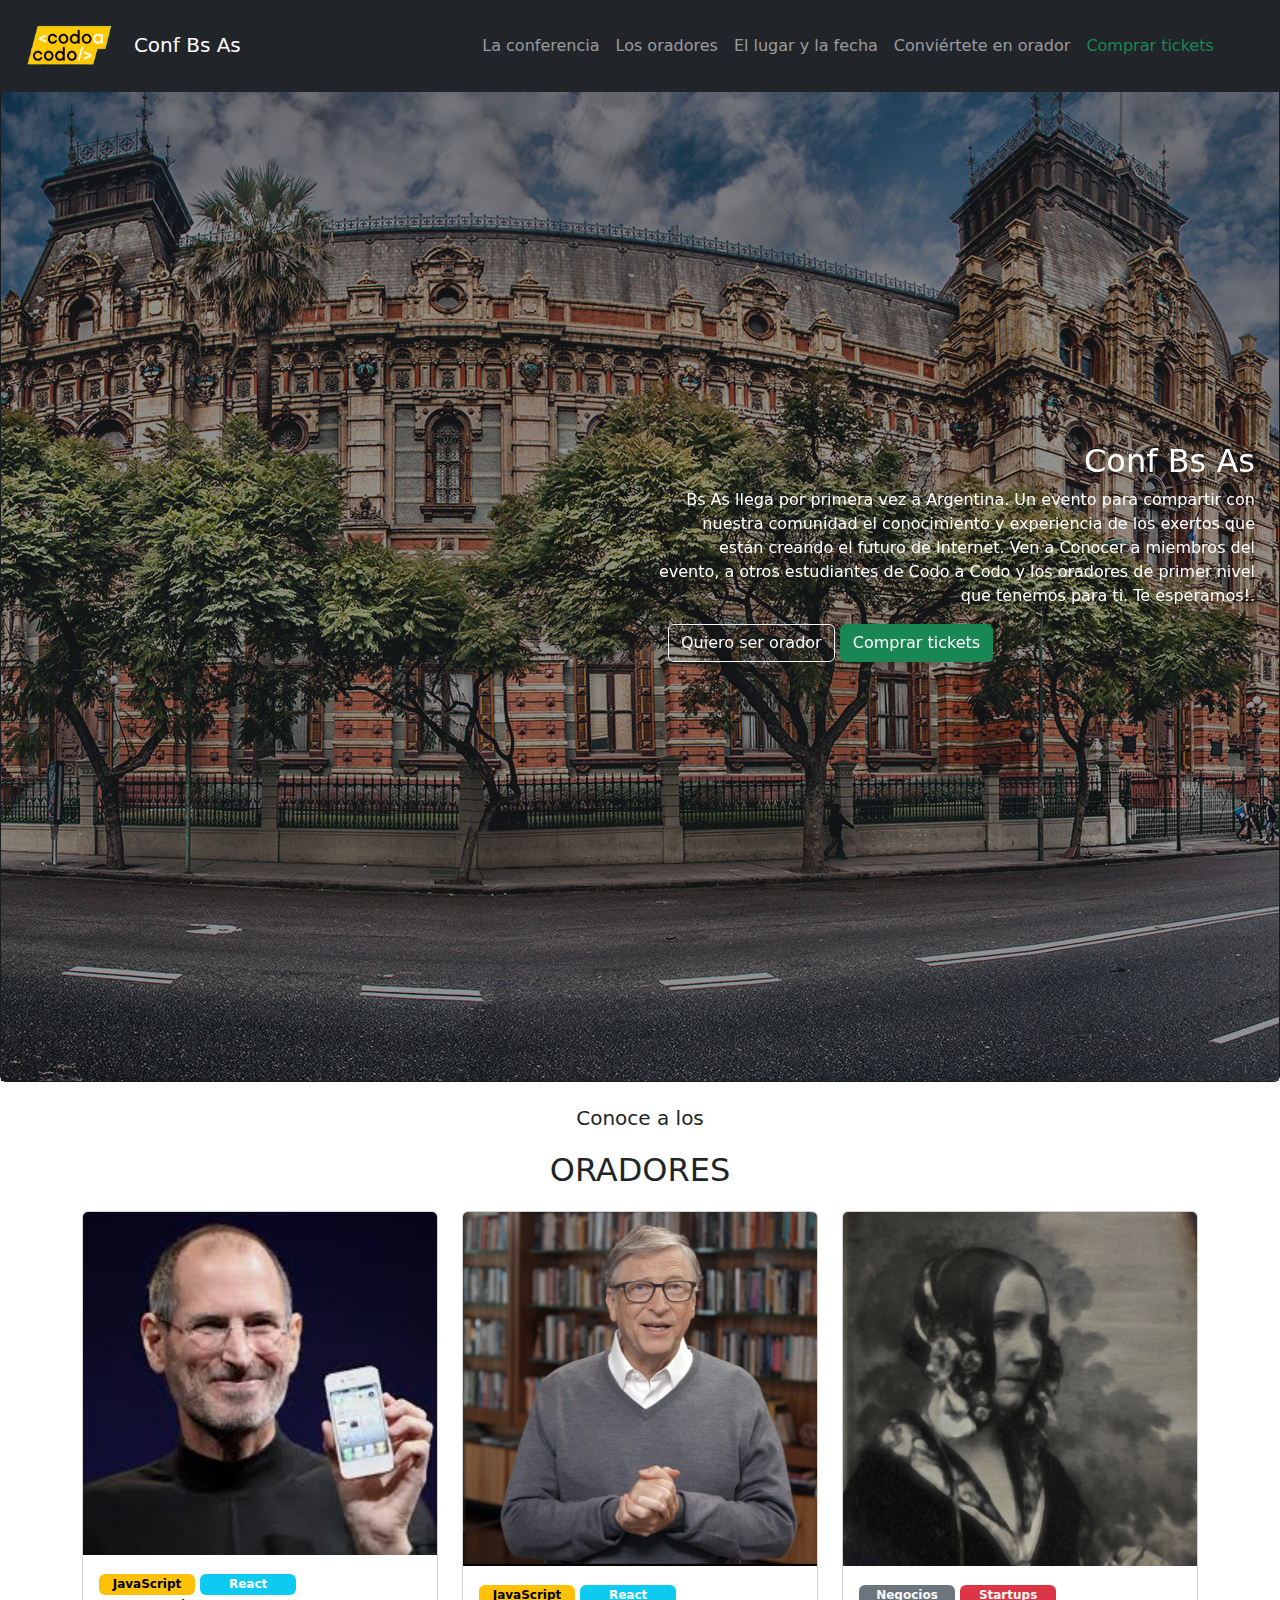
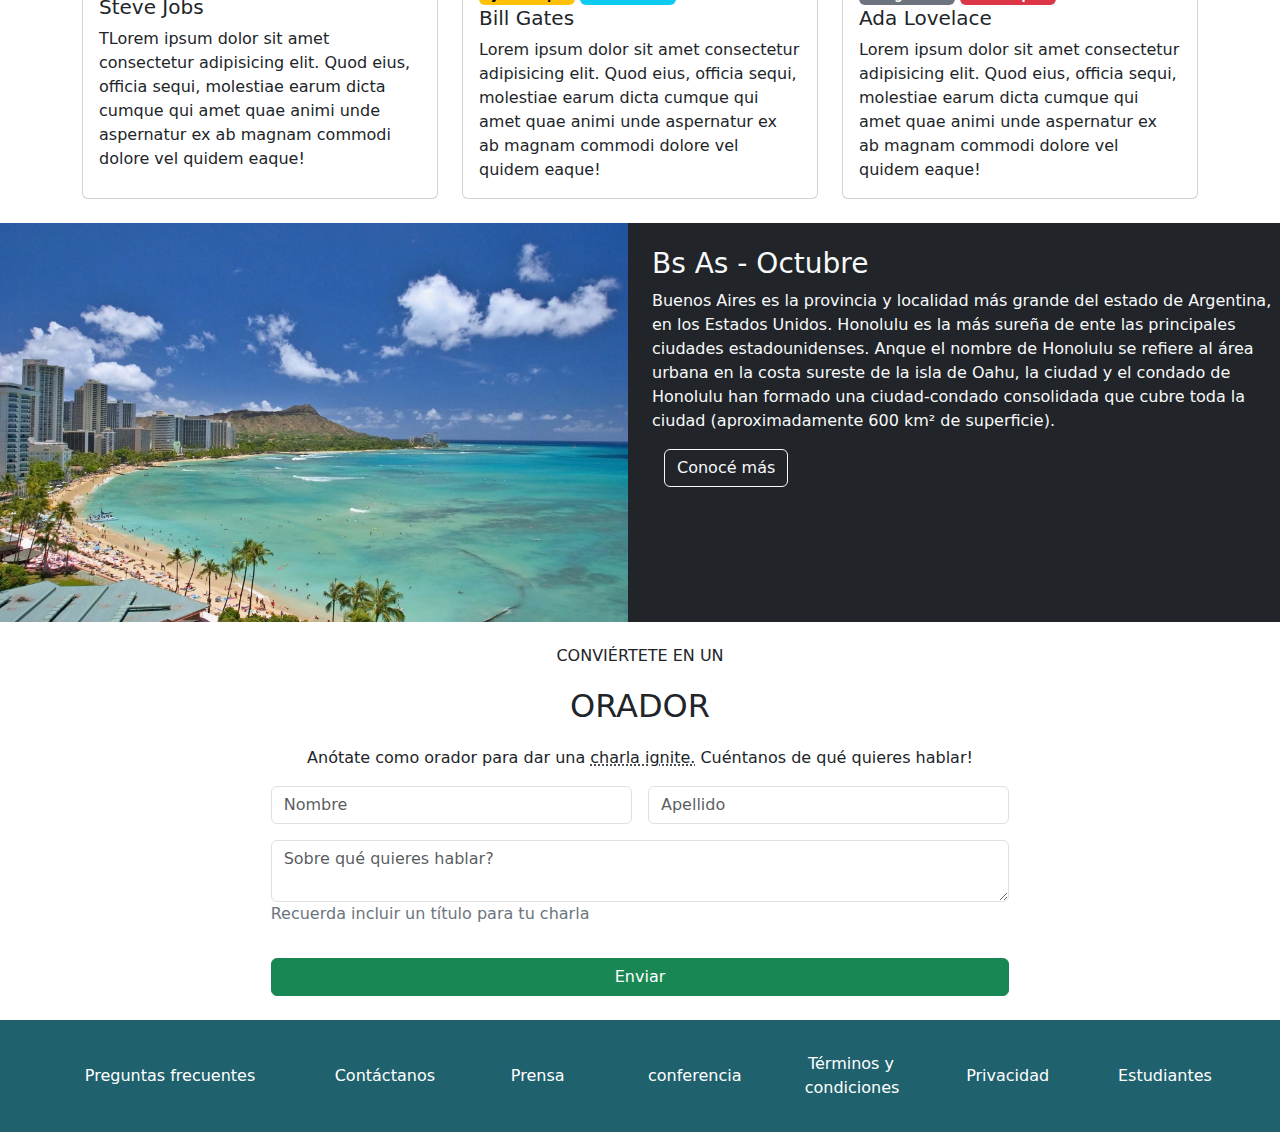
<file: index.html>
<!DOCTYPE html>
<html lang="en">
<head>
    <meta charset="UTF-8">
    <meta http-equiv="X-UA-Compatible" content="IE=edge">
    <meta name="viewport" content="width=device-width, initial-scale=1.0">
    <link rel="stylesheet" href="css/bootstrap.css">
    <link rel="stylesheet" href="css/normalize.css" />
    <title>TP Integrador</title>
</head>
<body>
    <nav class="navbar fixed-top navbar-expand-sm navbar-dark bg-dark">
        <div class="container-fluid">
            <button class="navbar-toggler" type="button" data-bs-toggle="collapse" data-bs-target="#navbarSupportedContent" aria-controls="navbarSupportedContent" aria-expanded="false" aria-label="Toggle navigation">
                <span class="navbar-toggler-icon"></span>          
            </button>
            <div class="collapse navbar-collapse" id="navbarSupportedContent">
                <a class="navbar-brand fs-5 text m-0" href="#">
                    <img src="img/codoacodo.png" alt="Logo" width="25%" height="25%" class="d-inline-block align-middle">
                    Conf Bs As
                </a>
                <ul class="navbar-nav me-auto mb-2 mb-lg-0">
                    <li class="nav-item active">
                        <a class="nav-link" aria-current="page" href="#conferencia" >La conferencia</a>
                    </li>
                    <li class="nav-item">
                        <a class="nav-link" href="#oradores">Los oradores</a>
                    </li>
                    <li class="nav-item">
                        <a class="nav-link" href="#lugaryfecha">El lugar y la fecha</a>
                    </li>
                    <li class="nav-item">
                        <a class="nav-link" href="#seorador">Conviértete en orador</a>
                    </li>
                    <li class="nav-item">
                        <a class="nav-link text-success" href="pages/tickets.html">Comprar tickets</a>
                    </li>
                </ul>
          </div>
        </div>
    </nav>
    <div id="conferencia">
        <div class="card text-bg-dark">
            <div id="carouselExampleAutoplaying" class="carousel slide" data-bs-ride="carousel">
                <div class="carousel-inner">
                    <div class="carousel-item active">
                        <img src="img/ba1.jpg" class="d-block" alt="...">
                    </div>
                    <div class="carousel-item">
                        <img src="img/ba2.jpg" class="d-block" alt="...">
                    </div>
                    <div class="carousel-item">
                        <img src="img/ba3.jpg" class="d-block" alt="...">
                    </div>
                </div>
            </div>
            <div class="card-img-overlay d-flex align-items-center bg-dark p-2 bg-opacity-50">
                <div class="d-flex flex-row-reverse">
                    <div class="col-sm-6 mb-3 mb-sm-0">
                        <div class="card-body ">
                            <h1 class="card-title text-end">Conf Bs As</h1>
                            <p class="card-text text-end">Bs As llega por primera vez a Argentina. Un evento para compartir con nuestra comunidad el conocimiento
                            y experiencia de los exertos que están creando el futuro de Internet. Ven a Conocer a miembros del evento,
                        a otros estudiantes de Codo a Codo y los oradores de primer nivel que tenemos para ti. Te esperamos!.</p>
                            <div class= "container-fluid justify-content-end">
                                <a href="#seorador" class="btn btn-outline-light">Quiero ser orador</a>
                                <a href="pages/tickets.html" class="btn btn-success">Comprar tickets</a>
                            </div>
                        </div>
                    </div>
                </div>
            </div>
        </div>
    <div id="oradores" class="container py-4">
        <div>
            <h5 class="text-center">Conoce a los</h5>
            <h1 class="text-center">ORADORES</h1>
        </div>
        <div class="row row-cols-1 row-cols-md-3 g-4">
            <div class="col">
                <div class="card h-100">
                    <img src="img/steve.jpg" class="card-img-top" alt="Steve Jobs foto">
                    <div class="card-body">
                        <div class="badge bg-warning text-wrap text-black" style="width: 6rem;">
                            JavaScript
                        </div>
                        <div class="badge bg-info text-wrap" style="width: 6rem;">
                            React
                        </div>
                        <h5 class="card-title">Steve Jobs</h5>
                        <p class="card-text">TLorem ipsum dolor sit amet consectetur adipisicing elit.
                            Quod eius, officia sequi, molestiae earum dicta cumque qui amet quae animi 
                            unde aspernatur ex ab magnam commodi dolore vel quidem eaque!</p>
                    </div>
                </div>
            </div>
            <div class="col">
                <div class="card h-100">
                    <img src="img/bill.jpg" class="card-img-top" alt="Bill Gates foto">
                    <div class="card-body">
                        <div class="badge bg-warning text-wrap text-black" style="width: 6rem;">
                                JavaScript
                        </div>
                        <div class="badge bg-info text-wrap" style="width: 6rem;">
                                React
                        </div>
                        <h5 class="card-title">Bill Gates</h5>
                        <p class="card-text">Lorem ipsum dolor sit amet consectetur adipisicing elit.
                            Quod eius, officia sequi, molestiae earum dicta cumque qui amet quae animi 
                            unde aspernatur ex ab magnam commodi dolore vel quidem eaque!</p>
                    </div>
                </div>
            </div>
            <div class="col">
                <div class="card h-100">
                    <img src="img/ada.jpeg" class="card-img-top" alt="Ada Lovelace foto">
                    <div class="card-body">
                        <div class="badge bg-secondary text-wrap text-light" style="width: 6rem;">
                            Negocios
                        </div>
                        <div class="badge bg-danger text-wrap text-light" style="width: 6rem;">
                            Startups
                        </div>
                        <h5 class="card-title">Ada Lovelace</h5>
                        <p class="card-text">Lorem ipsum dolor sit amet consectetur adipisicing elit.
                            Quod eius, officia sequi, molestiae earum dicta cumque qui amet quae animi 
                            unde aspernatur ex ab magnam commodi dolore vel quidem eaque!</p>
                    </div>
                </div>
            </div>
        </div>
    </div>
    <div id="lugaryfecha" class="bg-dark"> 
        <div class="row row-cols-1 row-cols-md-2">
            <div class="col">
                <img src="img/honolulu.jpg" class="img-fluid" alt="">
            </div>
            <div class="pt-4 col text-light">
                <h3>Bs As - Octubre</h3>
                <p>Buenos Aires es la provincia y localidad más grande del estado de Argentina, en los Estados Unidos. Honolulu
                    es la más sureña de ente las principales ciudades estadounidenses. Anque el nombre de Honolulu se refiere al 
                    área urbana en la costa sureste de la isla de Oahu, la ciudad y el condado de Honolulu han formado una 
                    ciudad-condado consolidada que cubre toda la ciudad (aproximadamente 600 km² de superficie).
                </p>  <!-- Alt + 253 para elevar al cuadrado -->
                <div class= container-fluid>
                    <a href="#" class="btn btn-outline-light">Conocé más</a>
                </div>
            </div>
        </div>
    </div>
    <div id="seorador" class="container py-4">
        <div>
            <h6 class="text-center">CONVIÉRTETE EN UN</h6>
            <h1 class="text-center">ORADOR</h1>
            <P class="text-center">Anótate como orador para dar una 
                <span style="text-decoration: underline dotted">charla ignite.</span> 
                Cuéntanos de qué quieres hablar!</P>
        </div>
        <form class="row g-3 justify-content-center ">
            <div class="col-md-4">
                <input type="text" class="form-control" id="inputNombre" placeholder="Nombre">
            </div>
            <div class="col-md-4">
                <input type="text" class="form-control" id="inputApellido" placeholder="Apellido">
            </div>
            <div class="col-md-8">                
                <textarea class="form-control" aria-label="With textarea" id="inputTemaCharla" placeholder="Sobre qué quieres hablar?"></textarea>
                <p class="text-secondary">Recuerda incluir un título para tu charla</p>
            </div>
            <div class="col-md-8">
                <button type="submit" class="btn btn-success col-12">Enviar</button>
            </div>
        </form>
    </div>
    <footer class="text-center text-white" style="background-color: #1f626e">
        <div class="row align-items-center d-flex justify-content-center">
            <div class="col-md-2 p-2 m-4">
                <a class="nav-link" href="">Preguntas frecuentes</a>
            </div>
            <div class="col-md-1 p-2 m-4">
                <a class="nav-link" href="">Contáctanos</a>
            </div>
            <div class="col-md-1 p-2 m-4">
                <a class="nav-link" href="">Prensa</a>
            </div>
            <div class="col-md-1 p-2 m-4">
                <a class="nav-link" href="">conferencia</a>
            </div>
            <div class="col-md-1 p-2 m-4">
                <a class="nav-link" href="#">Términos y condiciones</a>
            </div>
            <div class="col-md-1 p-2 m-4">
                <a class="nav-link" href="#">Privacidad</a>
            </div>
            <div class="col-md-1 p-2 m-4">
                <a class="nav-link" href="#">Estudiantes</a>
            </div>          
        </div>
    </footer>
<script src="js/bootstrap.bundle.js"></script>
</body>
</html>
</file>
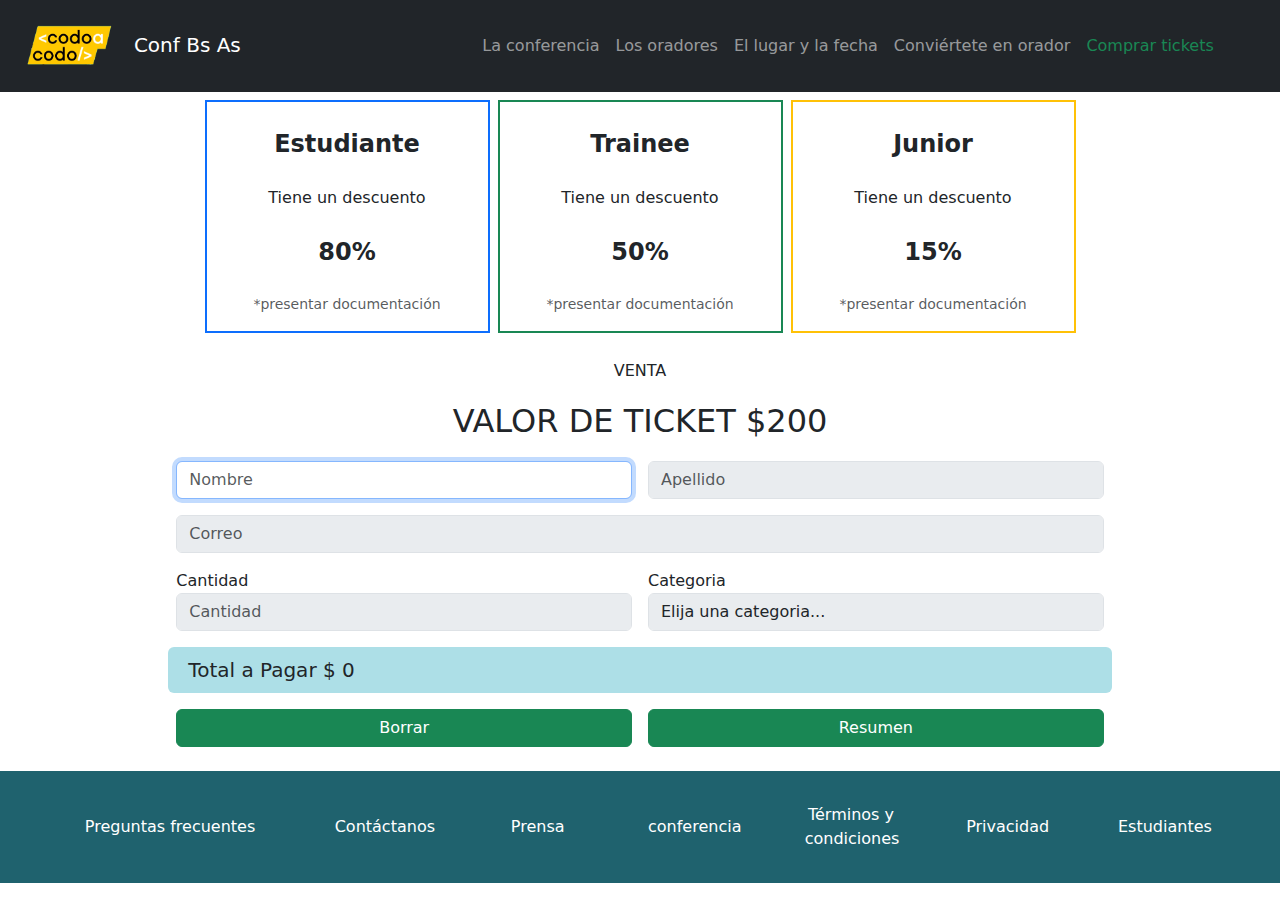
<file: pages/tickets.html>
<!DOCTYPE html>
<html lang="en">
<head>
    <meta charset="UTF-8">
    <meta http-equiv="X-UA-Compatible" content="IE=edge">
    <meta name="viewport" content="width=device-width, initial-scale=1.0">
    <link rel="stylesheet" href="../css/bootstrap.css">
    <link rel="stylesheet" href="../css/normalize.css" />
    <title>Comprar tickets</title>
</head>
<body>
    <nav class="navbar fixed-top navbar-expand-sm navbar-dark bg-dark">
        <div class="container-fluid">
            <button class="navbar-toggler" type="button" data-bs-toggle="collapse" data-bs-target="#navbarSupportedContent" aria-controls="navbarSupportedContent" aria-expanded="false" aria-label="Toggle navigation">
                <span class="navbar-toggler-icon"></span>          
            </button>
            <div class="collapse navbar-collapse" id="navbarSupportedContent">
                <a class="navbar-brand fs-5 text m-0" href="../index.html">
                    <img src="../img/codoacodo.png" alt="Logo" width="25%" height="25%" class="d-inline-block align-middle">
                    Conf Bs As
                </a>
                <ul class="navbar-nav me-auto mb-2 mb-lg-0">
                    <li class="nav-item active">
                        <a class="nav-link" aria-current="page" href="../index.html#conferencia" >La conferencia</a>
                    </li>
                    <li class="nav-item">
                        <a class="nav-link" href="../index.html#oradores">Los oradores</a>
                    </li>
                    <li class="nav-item">
                        <a class="nav-link" href="../index.html#lugaryfecha">El lugar y la fecha</a>
                    </li>
                    <li class="nav-item">
                        <a class="nav-link" href="../index.html#seorador">Conviértete en orador</a>
                    </li>
                    <li class="nav-item">
                        <a class="nav-link text-success" href="#">Comprar tickets</a>
                    </li>
                </ul>
          </div>
        </div>
    </nav>

    <div class="container mt-5 pt-5">
        <div class="row row-cols-md-3 justify-content-center">
            <div class="border border-primary border-2 text-center col-md-3 m-1">
                <p class="fw-bold fs-4 m-4">Estudiante</p>
                <p>Tiene un descuento</p>
                <p class="fw-bold fs-4 m-4">80%</p>
                <p class="form-text text-muted">*presentar documentación</p>
            </div>
            <div class="border border-success border-2 text-center col-md-3 b-2 m-1">
                <p class="fw-bold fs-4 m-4">Trainee</p>
                <p>Tiene un descuento</p>
                <p class="fw-bold fs-4 m-4">50%</p>
                <p class="form-text text-muted">*presentar documentación</p>
            </div>
            <div class="border border-warning border-2 text-center col-md-3 m-1">
                <p class="fw-bold fs-4 m-4">Junior</p>
                <p>Tiene un descuento</p>
                <p class="fw-bold fs-4 m-4">15%</p>
                <p class="form-text text-muted">*presentar documentación</p>
            </div>       
        </div>

    </div>

    <div class="container py-4">
        <div>
            <h6 class="text-center">VENTA</h6>
            <h1 class="text-center">VALOR DE TICKET $200 </h1>
        </div>
        <form id="compTickets" class="row g-3 justify-content-center ">
            <div class="col-md-5">
                <input type="text" class="form-control" id="inputNombre" placeholder="Nombre" minlength="3" maxlength="26" required autofocus>
            </div>
            <div class="col-md-5">
                <input type="text" class="form-control" id="inputApellido" placeholder="Apellido" minlength="3" maxlength="15" disabled required>
            </div>
            <div class="col-md-10">                
                <input type="email" class="form-control" id="inputEmail" placeholder="Correo" disabled required>
            </div>
            <div class="col-md-5">
                <label for="inputCantidad"> Cantidad</label>
                <input type="text" class="form-control" id="inputCantidad" placeholder="Cantidad" disabled>
            </div>
            <div class="col-md-5">
                <label for="categoriaTicket"> Categoria</label>
                <select class="form-control" id="categoriaTicket"  disabled> <!--onchange="ShowSelected()"-->
                    <option selected class="text-muted" value="0">Elija una categoria...</option>
                    <option value=".20">Estudiante</option>
                    <option value=".50">Trainee</option>
                    <option value=".85">Junior</option>
                  </select>
            </div>
            <div class="container row col-md-10 rounded mt-3" style="background-color: #addfe7" >                
                <p class=" m-0 p-2 fs-5 col-md-12">Total a Pagar $ <span id="totalPago">0</span></p>
            </div>

            <div class="col-md-5">
                <button type="button" class="btn btn-success col-12" onclick="limpiarFormulario()">Borrar</button>
            </div>
            <div class="col-md-5">
                <button type="button" class="btn btn-success col-12" onclick="ShowSelected()">Resumen</button>
            </div>
        </form>
    </div>
   <footer class="text-center text-white" style="background-color: #1f626e">
        <div class="row align-items-center d-flex justify-content-center">
            <div class="col-md-2 p-2 m-4">
                <a class="nav-link" href="">Preguntas frecuentes</a>
            </div>
            <div class="col-md-1 p-2 m-4">
                <a class="nav-link" href="">Contáctanos</a>
            </div>
            <div class="col-md-1 p-2 m-4">
                <a class="nav-link" href="">Prensa</a>
            </div>
            <div class="col-md-1 p-2 m-4">
                <a class="nav-link" href="">conferencia</a>
            </div>
            <div class="col-md-1 p-2 m-4">
                <a class="nav-link" href="#">Términos y condiciones</a>
            </div>
            <div class="col-md-1 p-2 m-4">
                <a class="nav-link" href="#">Privacidad</a>
            </div>
            <div class="col-md-1 p-2 m-4">
                <a class="nav-link" href="#">Estudiantes</a>
            </div>          
        </div>
    </footer>
<script src="../js/ticket.js"></script>
<script src="../js/bootstrap.bundle.js"></script>
</body>
</html>
</file>
